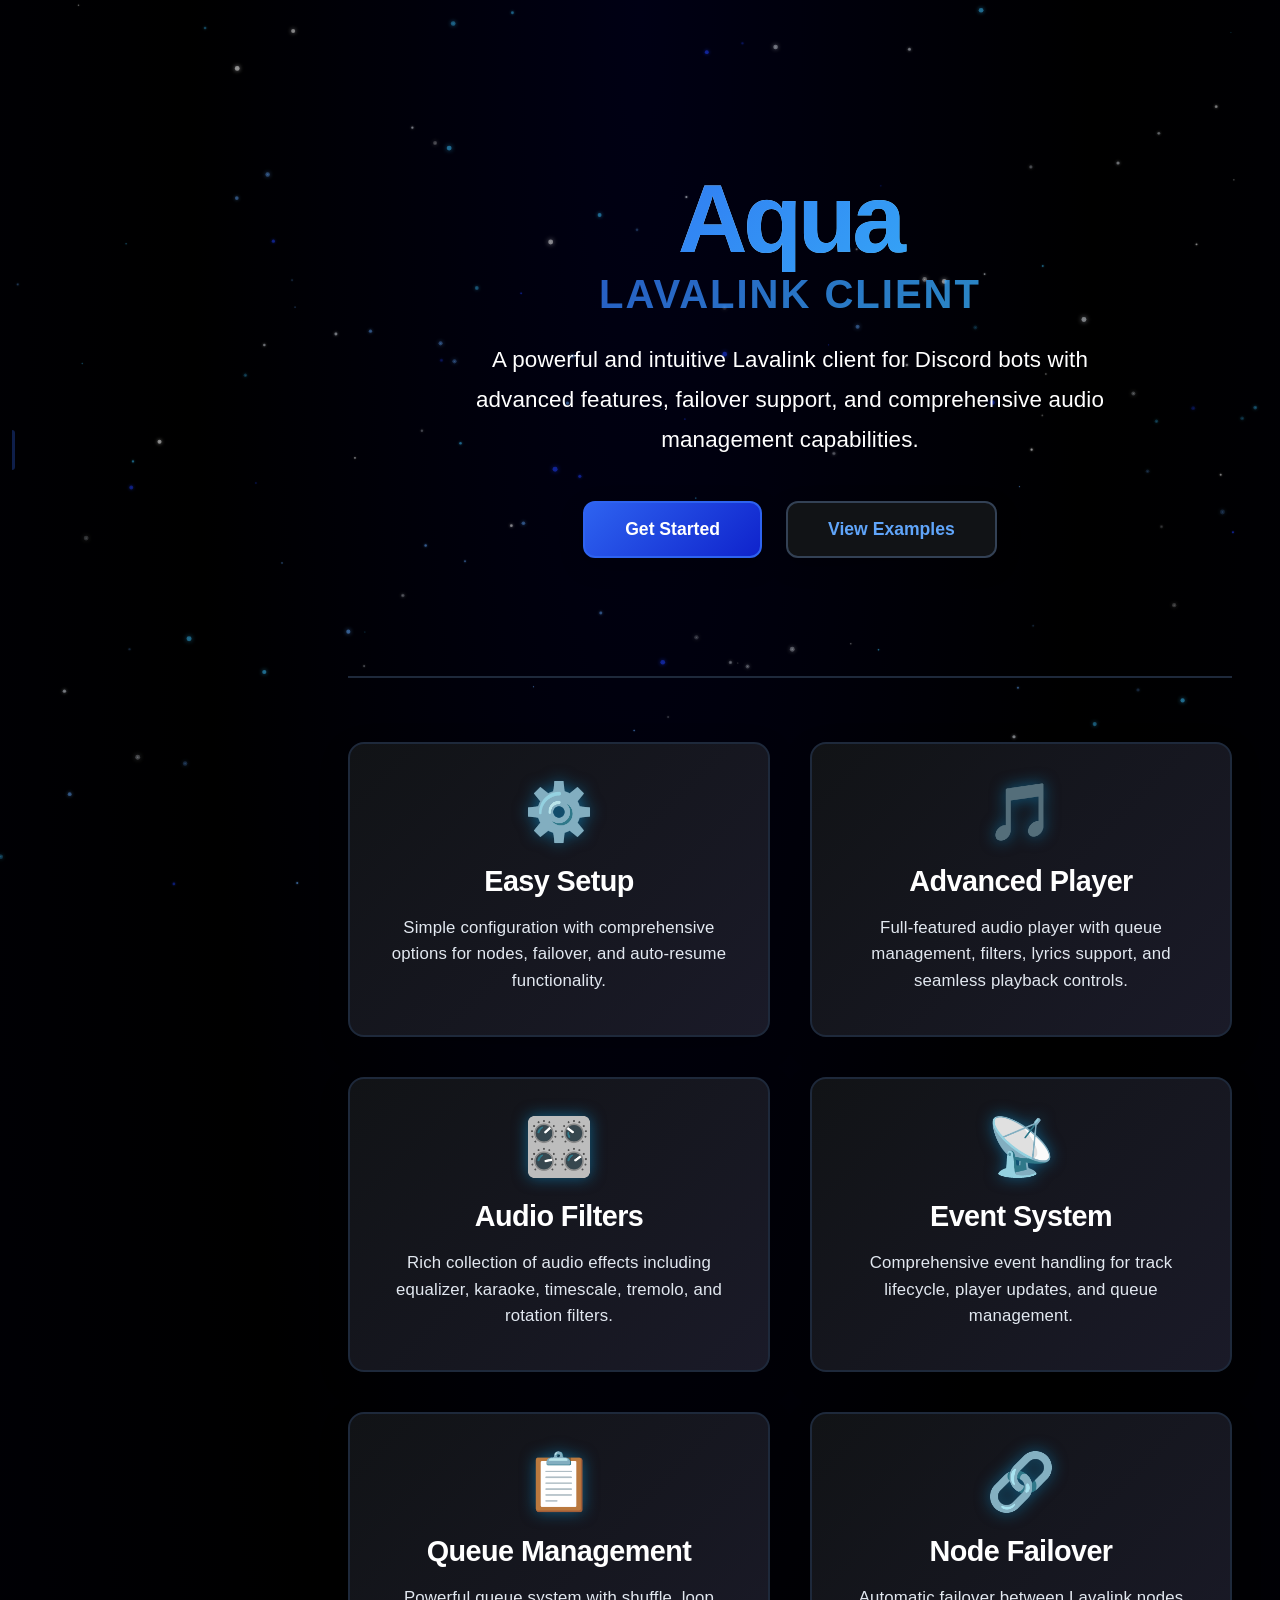
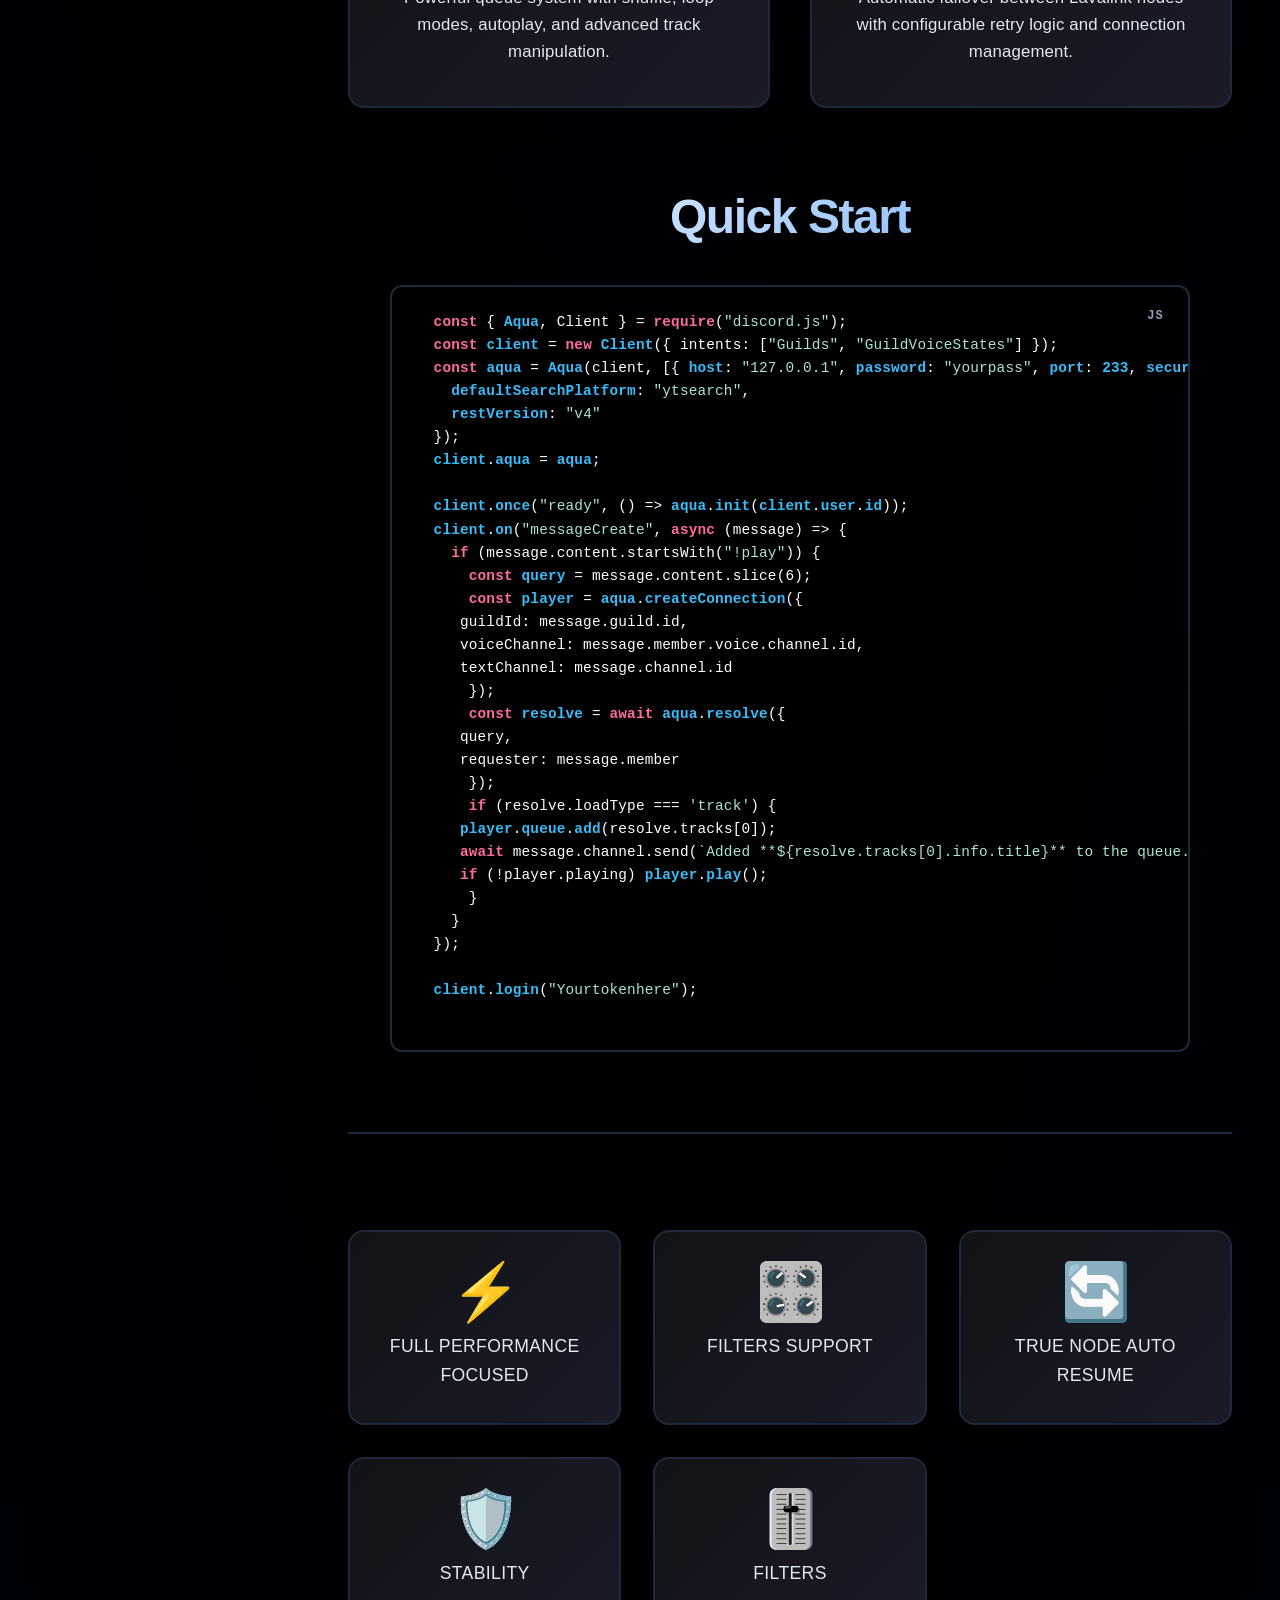
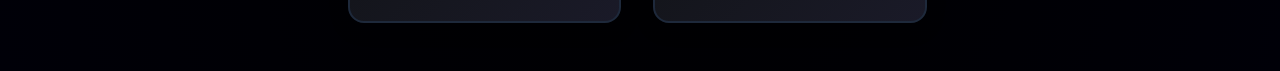
<file: index.html>
<!DOCTYPE html>
<html lang="en">
 <head>
  <meta charset="UTF-8" />
  <meta name="viewport" content="width=device-width, initial-scale=1.0" />
  <title>Aqua Lavalink Client - Documentation</title>
  <link rel="stylesheet" href="style.css" />
 </head>

 <body>
  <button class="mobile-toggle" onclick="toggleSidebar()">☰</button>
  <canvas id="stars-canvas"></canvas>
  <div class="sidebar-trigger"></div>
  <div class="container">
   <nav class="sidebar" id="sidebar">
    <div class="sidebar-header">
     <div class="logo">Aqua</div>
     <div class="subtitle">Lavalink Client Documentation</div>
    </div>

    <div class="search-box">
     <input
      type="text"
      class="search-input"
      placeholder="Search documentation..."
      id="searchInput"
     />
    </div>

    <div class="nav-menu">
     <a href="#" class="nav-item active" data-section="home">Home</a>
     <a href="#" class="nav-item" data-section="aqua">Aqua</a>
     <a href="#" class="nav-item" data-section="rest">Rest</a>
     <a href="#" class="nav-item" data-section="node">Node</a>
     <a href="#" class="nav-item" data-section="player">Player</a>
     <a href="#" class="nav-item" data-section="track">Track</a>
     <a href="#" class="nav-item" data-section="events">Events</a>
     <a href="#" class="nav-item" data-section="filters">Filters</a>
     <a href="#" class="nav-item" data-section="queue">Queue</a>
    </div>
   </nav>

   <main class="main">
    <!-- Home Section -->
    <section class="content-section active" id="home">
     <div class="home-hero">
      <div class="hero-content">
       <h1 class="hero-title">
        <span class="hero-aqua">Aqua</span>
        <span class="hero-subtitle">Lavalink Client</span>
       </h1>
       <p class="hero-description">
        A powerful and intuitive Lavalink client for Discord bots with advanced
        features, failover support, and comprehensive audio management
        capabilities.
       </p>
       <div class="hero-buttons">
        <button class="btn btn-primary" onclick="showSection('aqua')">
         Get Started
        </button>
        <button class="btn btn-secondary" onclick="showSection('player')">
         View Examples
        </button>
       </div>
      </div>
     </div>

     <div class="features-grid">
      <div class="feature-card" onclick="showSection('aqua')">
       <div class="feature-icon">⚙️</div>
       <h3 class="feature-title">Easy Setup</h3>
       <p class="feature-description">
        Simple configuration with comprehensive options for nodes, failover, and
        auto-resume functionality.
       </p>
      </div>

      <div class="feature-card" onclick="showSection('player')">
       <div class="feature-icon">🎵</div>
       <h3 class="feature-title">Advanced Player</h3>
       <p class="feature-description">
        Full-featured audio player with queue management, filters, lyrics
        support, and seamless playback controls.
       </p>
      </div>

      <div class="feature-card" onclick="showSection('filters')">
       <div class="feature-icon">🎛️</div>
       <h3 class="feature-title">Audio Filters</h3>
       <p class="feature-description">
        Rich collection of audio effects including equalizer, karaoke,
        timescale, tremolo, and rotation filters.
       </p>
      </div>

      <div class="feature-card" onclick="showSection('events')">
       <div class="feature-icon">📡</div>
       <h3 class="feature-title">Event System</h3>
       <p class="feature-description">
        Comprehensive event handling for track lifecycle, player updates, and
        queue management.
       </p>
      </div>

      <div class="feature-card" onclick="showSection('queue')">
       <div class="feature-icon">📋</div>
       <h3 class="feature-title">Queue Management</h3>
       <p class="feature-description">
        Powerful queue system with shuffle, loop modes, autoplay, and advanced
        track manipulation.
       </p>
      </div>

      <div class="feature-card" onclick="showSection('node')">
       <div class="feature-icon">🔗</div>
       <h3 class="feature-title">Node Failover</h3>
       <p class="feature-description">
        Automatic failover between Lavalink nodes with configurable retry logic
        and connection management.
       </p>
      </div>
     </div>

     <div class="quick-start">
      <h2 class="quick-start-title">Quick Start</h2>
      <div class="code-example">
       <div class="code-block vscode-theme">
        <pre>
  <span class="keyword">const</span> { <span class="highlight">Aqua</span>, Client } = <span class="keyword">require</span>(<span class="string">"discord.js"</span>);
  <span class="keyword">const</span> <span class="highlight">client</span> = <span class="keyword">new</span> <span class="highlight">Client</span>({ intents: [<span class="string">"Guilds"</span>, <span class="string">"GuildVoiceStates"</span>] });
  <span class="keyword">const</span> <span class="highlight">aqua</span> = <span class="highlight">Aqua</span>(client, [{ <span class="highlight">host</span>: <span class="string">"127.0.0.1"</span>, <span class="highlight">password</span>: <span class="string">"yourpass"</span>, <span class="highlight">port</span>: <span class="highlight">233</span>, <span class="highlight">secure</span>: <span class="keyword">false</span>, <span class="highlight">name</span>: <span class="string">"localhost"</span> }], {
    <span class="highlight">defaultSearchPlatform</span>: <span class="string">"ytsearch"</span>,
    <span class="highlight">restVersion</span>: <span class="string">"v4"</span>
  });
  <span class="highlight">client</span>.<span class="highlight">aqua</span> = <span class="highlight">aqua</span>;

  <span class="highlight">client</span>.<span class="highlight">once</span>(<span class="string">"ready"</span>, () => <span class="highlight">aqua</span>.<span class="highlight">init</span>(<span class="highlight">client</span>.<span class="highlight">user</span>.<span class="highlight">id</span>));
  <span class="highlight">client</span>.<span class="highlight">on</span>(<span class="string">"messageCreate"</span>, <span class="keyword">async</span> (message) => {
    <span class="keyword">if</span> (message.content.startsWith(<span class="string">"!play"</span>)) {
      <span class="keyword">const</span> <span class="highlight">query</span> = message.content.slice(6);
      <span class="keyword">const</span> <span class="highlight">player</span> = <span class="highlight">aqua</span>.<span class="highlight">createConnection</span>({
     guildId: message.guild.id,
     voiceChannel: message.member.voice.channel.id,
     textChannel: message.channel.id
      });
      <span class="keyword">const</span> <span class="highlight">resolve</span> = <span class="keyword">await</span> <span class="highlight">aqua</span>.<span class="highlight">resolve</span>({
     query,
     requester: message.member
      });
      <span class="keyword">if</span> (resolve.loadType === <span class="string">'track'</span>) {
     <span class="highlight">player</span>.<span class="highlight">queue</span>.<span class="highlight">add</span>(resolve.tracks[0]);
     <span class="keyword">await</span> message.channel.send(<span class="string">`Added **${resolve.tracks[0].info.title}** to the queue.`</span>);
     <span class="keyword">if</span> (!player.playing) <span class="highlight">player</span>.<span class="highlight">play</span>();
      }
    }
  });

  <span class="highlight">client</span>.<span class="highlight">login</span>(<span class="string">"Yourtokenhere"</span>);
       </pre>
       </div>
      </div>
     </div>

     <div class="stats-section"></div>
     <div class="stats-grid">
      <div class="stat-item">
       <div class="stat-number">⚡</div>
       <div class="stat-label">Full Performance Focused</div>
      </div>
      <div class="stat-item">
       <div class="stat-number">🎛️</div>
       <div class="stat-label">Filters Support</div>
      </div>
      <div class="stat-item">
       <div class="stat-number">🔄</div>
       <div class="stat-label">True Node Auto Resume</div>
      </div>
      <div class="stat-item">
       <div class="stat-number">🛡️</div>
       <div class="stat-label">Stability</div>
      </div>
      <div class="stat-item">
       <div class="stat-number">🎚️</div>
       <div class="stat-label">Filters</div>
      </div>
     </div>
    </section>

    <!-- Aqua Section -->
    <section class="content-section" id="aqua">
     <div class="section-header">
      <h1 class="section-title">Aqua (Options)</h1>
      <p class="section-description">
       Main client configuration and initialization options for the Aqua
       Lavalink client.
      </p>
     </div>

     <div class="method-card">
      <div class="method-name">
       Constructor
       <span class="method-type">CLASS</span>
      </div>
      <p class="method-description">
       Initialize a new Aqua client instance with custom options.
      </p>

      <div class="code-block vscode-theme">
       <pre>
<span class="keyword">const</span> { <span class="highlight">Aqua</span> } = <span class="keyword">require</span>(<span class="string">'aqualink'</span>);

<span class="keyword">const</span> <span class="highlight">aqua</span> = <span class="keyword">new</span> <span class="highlight">Aqua</span>({
<span class="highlight">nodes</span>: [{
    <span class="highlight">host</span>: <span class="string">'localhost'</span>,
    <span class="highlight">port</span>: <span class="highlight">2333</span>,
    <span class="highlight">password</span>: <span class="string">'youshallnotpass'</span>,
    <span class="highlight">secure</span>: <span class="keyword">false</span>
}],
<span class="highlight">defaultSearchPlatform</span>: <span class="string">'ytsearch</span>,
<span class="highlight">shouldDeleteMessage</span>: <span class="keyword">false</span>,
<span class="highlight">leaveOnEnd</span>: <span class="keyword">true</span>,
<span class="highlight">restVersion</span>: <span class="string">'v4'</span>,
<span class="highlight">plugins</span>: [],
<span class="highlight">autoResume</span>: <span class="keyword">false</span>,
<span class="highlight">infiniteReconnects</span>: <span class="keyword">false</span>,
<span class="highlight">failoverOptions</span>: {
    <span class="highlight">enabled</span>: <span class="keyword">true</span>,
    <span class="highlight">maxRetries</span>: <span class="highlight">3</span>,
    <span class="highlight">retryDelay</span>: <span class="highlight">1000</span>,
    <span class="highlight">preservePosition</span>: <span class="keyword">true</span>,
    <span class="highlight">resumePlayback</span>: <span class="keyword">true</span>,
    <span class="highlight">cooldownTime</span>: <span class="highlight">5000</span>,
    <span class="highlight">maxFailoverAttempts</span>: <span class="highlight">5</span>
    }
});
                        </pre>
      </div>

      <table class="param-table">
       <thead>
        <tr>
         <th>Parameter</th>
         <th>Type</th>
         <th>Description</th>
         <th>Required</th>
        </tr>
       </thead>
       <tbody>
        <tr>
         <td>nodes</td>
         <td>Array&lt;NodeOptions&gt;</td>
         <td>Array of Lavalink node configurations</td>
         <td>
          <span class="badge badge-required">Required</span>
         </td>
        </tr>
        <tr>
         <td>defaultSearchPlatform</td>
         <td>string</td>
         <td>Default platform for track searches</td>
         <td>
          <span class="badge badge-optional">Optional</span>
         </td>
        </tr>
        <tr>
         <td>shouldDeleteMessage</td>
         <td>boolean</td>
         <td>Delete messages after processing</td>
         <td>
          <span class="badge badge-optional">Optional</span>
         </td>
        </tr>
        <tr>
         <td>leaveOnEnd</td>
         <td>boolean</td>
         <td>Leave voice channel when queue ends</td>
         <td>
          <span class="badge badge-optional">Optional</span>
         </td>
        </tr>
        <tr>
         <td>restVersion</td>
         <td>string</td>
         <td>REST API version</td>
         <td>
          <span class="badge badge-optional">Optional</span>
         </td>
        </tr>
        <tr>
         <td>plugins</td>
         <td>Array</td>
         <td>Array of plugin instances</td>
         <td>
          <span class="badge badge-optional">Optional</span>
         </td>
        </tr>
        <tr>
         <td>autoResume</td>
         <td>boolean</td>
         <td>Automatically resume playback after reconnect</td>
         <td>
          <span class="badge badge-optional">Optional</span>
         </td>
        </tr>
        <tr>
         <td>infiniteReconnects</td>
         <td>boolean</td>
         <td>Enable infinite reconnect attempts</td>
         <td>
          <span class="badge badge-optional">Optional</span>
         </td>
        </tr>
        <tr>
         <td>failoverOptions</td>
         <td>object</td>
         <td>Failover and retry configuration</td>
         <td>
          <span class="badge badge-optional">Optional</span>
         </td>
        </tr>
       </tbody>
      </table>
     </div>

     <div class="method-card">
      <div class="method-name">
       init()
       <span class="method-type">METHOD</span>
      </div>
      <p class="method-description">
       Initialize the Aqua client and connect to Lavalink nodes.
      </p>

      <div class="code-block vscode-theme">
       <pre>
        <span class="comment">// Needs to be used before the client login</span>
        client.on(<span class="string">'ready'</span>, (client) => {
            <span class="comment">// Initialize the client</span>
            <span class="highlight">client</span>.<span class="highlight">aqua</span>.<span class="highlight">init</span>(<span class="highlight">client</span>.<span class="highlight">user</span>.<span class="highlight">id</span>);

            <span class="comment">// Client is now ready to use</span>
            <span class="highlight">console</span>.<span class="highlight">log</span>(<span class="string">'Aqua client initialized!'</span>);
        });
                        </pre>
      </div>
     </div>
    </section>

    <!-- Rest Section -->
    <section class="content-section" id="rest">
     <div class="section-header">
      <h1 class="section-title">Rest</h1>
      <p class="section-description">
       REST API methods for interacting with Lavalink nodes directly. NOT MADE
       TO BE USED.
      </p>
     </div>

     <div class="method-card">
      <div class="method-name">
       updatePlayer(options)
       <span class="method-type">METHOD</span>
      </div>
      <p class="method-description">
       Update player state or settings via REST API.
      </p>
      <div class="code-block">
       <span class="keyword">await</span>
       <span class="highlight">client</span>.<span class="highlight">rest</span
       >.<span class="highlight">updatePlayer</span>({
       <span class="highlight">guildId</span>:
       <span class="string">"123456789012345678"</span>,
       <span class="highlight">paused</span>: <span class="keyword">true</span>,
       <span class="highlight">volume</span>:
       <span class="highlight">80</span>
       });
      </div>
     </div>

     <div class="method-card">
      <div class="method-name">
       getPlayers()
       <span class="method-type">METHOD</span>
      </div>
      <p class="method-description">
       Get all active players from the Lavalink node.
      </p>
      <div class="code-block">
       <span class="keyword">const</span>
       <span class="highlight">players</span> =
       <span class="keyword">await</span>
       <span class="highlight">client</span>.<span class="highlight">rest</span
       >.<span class="highlight">getPlayers</span>();
       <span class="highlight">console</span>.<span class="highlight">log</span
       >(<span class="string">'Players:'</span>,
       <span class="highlight">players</span>);
      </div>
     </div>

     <div class="method-card">
      <div class="method-name">
       destroyPlayer(guildId)
       <span class="method-type">METHOD</span>
      </div>
      <p class="method-description">Destroy a player for a specific guild.</p>
      <div class="code-block">
       <span class="keyword">await</span>
       <span class="highlight">client</span>.<span class="highlight">rest</span
       >.<span class="highlight">destroyPlayer</span>(<span class="string"
        >"123456789012345678"</span
       >);
      </div>
     </div>

     <div class="method-card">
      <div class="method-name">
       getTracks(identifier)
       <span class="method-type">METHOD</span>
      </div>
      <p class="method-description">
       Get track(s) by identifier from Lavalink.
      </p>
      <div class="code-block">
       <span class="keyword">const</span>
       <span class="highlight">tracks</span> =
       <span class="keyword">await</span>
       <span class="highlight">client</span>.<span class="highlight">rest</span
       >.<span class="highlight">getTracks</span>(<span class="string"
        >"dQw4w9WgXcQ"</span
       >); <span class="highlight">console</span>.<span class="highlight"
        >log</span
       >(<span class="string">'Tracks:'</span>,
       <span class="highlight">tracks</span>);
      </div>
     </div>

     <div class="method-card">
      <div class="method-name">
       decodeTrack(track)
       <span class="method-type">METHOD</span>
      </div>
      <p class="method-description">
       Decode a base64 encoded track string to get track information.
      </p>
      <div class="code-block">
       <span class="keyword">const</span>
       <span class="highlight">trackInfo</span> =
       <span class="keyword">await</span>
       <span class="highlight">client</span>.<span class="highlight">rest</span
       >.<span class="highlight">decodeTrack</span>(<span class="highlight"
        >encodedTrack</span
       >); <span class="highlight">console</span>.<span class="highlight"
        >log</span
       >(<span class="highlight">trackInfo</span>.<span class="highlight"
        >title</span
       >, <span class="highlight">trackInfo</span>.<span class="highlight"
        >author</span
       >);
      </div>
     </div>

     <div class="method-card">
      <div class="method-name">
       decodeTracks(tracks)
       <span class="method-type">METHOD</span>
      </div>
      <p class="method-description">Decode multiple base64 encoded tracks.</p>
      <div class="code-block">
       <span class="keyword">const</span>
       <span class="highlight">trackInfos</span> =
       <span class="keyword">await</span>
       <span class="highlight">client</span>.<span class="highlight">rest</span
       >.<span class="highlight">decodeTracks</span>([<span class="highlight"
        >encodedTrack1</span
       >, <span class="highlight">encodedTrack2</span>]);
       <span class="highlight">console</span>.<span class="highlight">log</span
       >(<span class="highlight">trackInfos</span>);
      </div>
     </div>

     <div class="method-card">
      <div class="method-name">
       getStats()
       <span class="method-type">METHOD</span>
      </div>
      <p class="method-description">
       Get current statistics from the Lavalink node.
      </p>
      <div class="code-block">
       <span class="keyword">const</span>
       <span class="highlight">stats</span> =
       <span class="keyword">await</span>
       <span class="highlight">client</span>.<span class="highlight">rest</span
       >.<span class="highlight">getStats</span>();
       <span class="highlight">console</span>.<span class="highlight">log</span
       >(<span class="string">'Players:'</span>,
       <span class="highlight">stats</span>.<span class="highlight"
        >players</span
       >); <span class="highlight">console</span>.<span class="highlight"
        >log</span
       >(<span class="string">'Playing players:'</span>,
       <span class="highlight">stats</span>.<span class="highlight"
        >playingPlayers</span
       >);
      </div>
     </div>

     <div class="method-card">
      <div class="method-name">
       getInfo()
       <span class="method-type">METHOD</span>
      </div>
      <p class="method-description">Get Lavalink node information.</p>
      <div class="code-block">
       <span class="keyword">const</span>
       <span class="highlight">info</span> =
       <span class="keyword">await</span>
       <span class="highlight">client</span>.<span class="highlight">rest</span
       >.<span class="highlight">getInfo</span>();
       <span class="highlight">console</span>.<span class="highlight">log</span
       >(<span class="string">'Node info:'</span>,
       <span class="highlight">info</span>);
      </div>
     </div>

     <div class="method-card">
      <div class="method-name">
       getRoutePlannerStatus()
       <span class="method-type">METHOD</span>
      </div>
      <p class="method-description">Get route planner status from Lavalink.</p>
      <div class="code-block">
       <span class="keyword">const</span>
       <span class="highlight">status</span> =
       <span class="keyword">await</span>
       <span class="highlight">client</span>.<span class="highlight">rest</span
       >.<span class="highlight">getRoutePlannerStatus</span>();
       <span class="highlight">console</span>.<span class="highlight">log</span
       >(<span class="string">'Route planner status:'</span>,
       <span class="highlight">status</span>);
      </div>
     </div>

     <div class="method-card">
      <div class="method-name">
       getRoutePlannerAddress(address)
       <span class="method-type">METHOD</span>
      </div>
      <p class="method-description">
       Unmark an address from the route planner.
      </p>
      <div class="code-block">
       <span class="keyword">await</span>
       <span class="highlight">client</span>.<span class="highlight">rest</span
       >.<span class="highlight">getRoutePlannerAddress</span>(<span
        class="string"
        >"1.2.3.4"</span
       >);
      </div>
     </div>
    </section>

    <!-- Node Section -->
    <section class="content-section" id="node">
     <div class="section-header">
      <h1 class="section-title">Node</h1>
      <p class="section-description">
       Lavalink node connection status, statistics, and events.
      </p>
     </div>

     <div class="method-card">
      <div class="method-name">
       Get Connected Nodes
       <span class="method-type">METHOD</span>
      </div>
      <p class="method-description">
       Get all connected Lavalink nodes and their status.
      </p>
      <div class="code-block">
       <span class="keyword">const</span>
       <span class="highlight">nodes</span> = [...<span class="highlight"
        >client</span
       >.<span class="highlight">aqua</span>.<span class="highlight"
        >nodeMap</span
       >.values()]; <span class="keyword">const</span>
       <span class="highlight">isOnline</span> =
       <span class="highlight">nodes</span>.some(node => node.connected);
       <span class="keyword">const</span>
       <span class="highlight">connectedNodes</span> =
       <span class="highlight">nodes</span>.filter(node =>
       node.connected).length;
      </div>
     </div>

     <div class="method-card">
      <div class="method-name">
       stats
       <span class="method-type">PROPERTY</span>
      </div>
      <p class="method-description">Lavalink node statistics returned.</p>
      <div class="code-block">
       <span class="keyword">this</span>.stats = { players: 0, playingPlayers:
       0, uptime: 0, memory: { free: 0, used: 0, allocated: 0, reservable: 0,
       freePercentage: 0, usedPercentage: 0 }, cpu: { cores: 0, systemLoad: 0,
       lavalinkLoad: 0, lavalinkLoadPercentage: 0 }, frameStats: { sent: 0,
       nulled: 0, deficit: 0 }, ping: 0 };
      </div>
     </div>

     <div class="method-card">
      <div class="method-name">
       Events Emitted
       <span class="event-badge">EVENTS</span>
      </div>
      <p class="method-description">
       Node events emitted for connection state changes.
      </p>
      <div class="code-block">nodeReconnect nodeDisconnect nodeConnected</div>
     </div>
    </section>

    <!-- Player Section -->
    <section class="content-section" id="player">
     <div class="section-header">
      <h1 class="section-title">Player</h1>
      <p class="section-description">
       Audio player controls and playback management methods.
      </p>
     </div>

     <!-- FIXED: createConnection method -->
     <div class="method-card">
      <div class="method-name">
       createConnection(options)
       <span class="method-type">METHOD</span>
      </div>
      <p class="method-description">
       Create a new player connection for a guild.
      </p>
      <div class="code-block">
       <span class="keyword">const</span>
       <span class="highlight">player</span> =
       <span class="highlight">client</span>.<span class="highlight">aqua</span
       >.<span class="highlight">createConnection</span>({
       <span class="highlight">guildId</span>:
       <span class="string">"123456789012345678"</span>,
       <span class="highlight">textChannel</span>:
       <span class="string">"123456789012345678"</span>,
       <span class="highlight">voiceChannel</span>:
       <span class="string">"123456789012345678"</span>,
       <span class="highlight">deaf</span>:
       <span class="keyword">true</span>
       });
      </div>
     </div>

     <!-- FIXED: queue.add(track) method -->
     <div class="method-card">
      <div class="method-name">
       queue.add(track)
       <span class="method-type">METHOD</span>
      </div>
      <p class="method-description">Add a track to the player's queue.</p>
      <div class="code-block">
       <span class="highlight">player</span>.<span class="highlight">queue</span
       >.<span class="highlight">add</span>(<span class="highlight">track</span
       >);
      </div>
     </div>

     <!-- FIXED: play() method -->
     <div class="method-card">
      <div class="method-name">
       play()
       <span class="method-type">METHOD</span>
      </div>
      <p class="method-description">
       Start playback of the current track in the queue.
      </p>
      <div class="code-block">
       <span class="highlight">player</span>.<span class="highlight">play</span
       >();
      </div>
     </div>

     <!-- FIXED: setVolume(volume) method -->
     <div class="method-card">
      <div class="method-name">
       setVolume(volume)
       <span class="method-type">METHOD</span>
      </div>
      <p class="method-description">Set the playback volume (0-1000).</p>
      <div class="code-block">
       <span class="highlight">player</span>.<span class="highlight"
        >setVolume</span
       >(<span class="highlight">75</span>);
      </div>
     </div>

     <!-- FIXED: pause(paused) method -->
     <div class="method-card">
      <div class="method-name">
       pause(paused)
       <span class="method-type">METHOD</span>
      </div>
      <p class="method-description">
       Pause or resume playback. Pass <code>true</code> to pause,
       <code>false</code> to resume.
      </p>
      <div class="code-block">
       <span class="highlight">player</span>.<span class="highlight">pause</span
       >(<span class="keyword">true</span>);
       <span class="highlight">player</span>.<span class="highlight">pause</span
       >(<span class="keyword">false</span>);
      </div>
     </div>

     <!-- FIXED: skip() method -->
     <div class="method-card">
      <div class="method-name">
       skip()
       <span class="method-type">METHOD</span>
      </div>
      <p class="method-description">Skip to the next track in the queue.</p>
      <div class="code-block">
       <span class="highlight">player</span>.<span class="highlight">skip</span
       >();
      </div>
     </div>

     <!-- FIXED: shuffle() method -->
     <div class="method-card">
      <div class="method-name">
       shuffle()
       <span class="method-type">METHOD</span>
      </div>
      <p class="method-description">Shuffle the queue.</p>
      <div class="code-block">
       <span class="highlight">player</span>.<span class="highlight"
        >shuffle</span
       >();
      </div>
     </div>

     <!-- FIXED: setLoop(mode) method -->
     <div class="method-card">
      <div class="method-name">
       setLoop(mode)
       <span class="method-type">METHOD</span>
      </div>
      <p class="method-description">
       Set loop mode. Options: <code>'track'</code>, <code>'queue'</code>,
       <code>'none'</code>.
      </p>
      <div class="code-block">
       <span class="highlight">player</span>.<span class="highlight"
        >setLoop</span
       >(<span class="string">'track'</span>);
       <span class="highlight">player</span>.<span class="highlight"
        >setLoop</span
       >(<span class="string">'queue'</span>);
       <span class="highlight">player</span>.<span class="highlight"
        >setLoop</span
       >(<span class="string">'none'</span>);
      </div>
     </div>

     <!-- FIXED: setAutoplay(enabled) method -->
     <div class="method-card">
      <div class="method-name">
       setAutoplay(enabled)
       <span class="method-type">METHOD</span>
      </div>
      <p class="method-description">Enable or disable autoplay.</p>
      <div class="code-block">
       <span class="highlight">player</span>.<span class="highlight"
        >setAutoplay</span
       >(<span class="keyword">true</span>);
       <span class="highlight">player</span>.<span class="highlight"
        >setAutoplay</span
       >(<span class="keyword">false</span>);
      </div>
     </div>

     <div class="method-card">
      <div class="method-name">
       destroy()
       <span class="method-type">METHOD</span>
      </div>
      <p class="method-description">Destroy the player and disconnect.</p>
      <div class="code-block">
       <span class="highlight">player</span>.<span class="highlight"
        >destroy</span
       >();
      </div>
     </div>

     <div class="method-card">
      <div class="method-name">
       getLyrics([query], [useCurrentTrack], [skipTrackSource])
       <span class="method-type">METHOD</span>
      </div>
      <p class="method-description">
       Get lyrics for the current or specified track.
      </p>
      <div class="code-block">
       <span class="keyword">const</span>
       <span class="highlight">lyrics</span> =
       <span class="keyword">await</span>
       <span class="highlight">player</span>.<span class="highlight"
        >getLyrics</span
       >();
       <span class="comment"
        >// Optional: query, useCurrentTrack = true, skipTrackSource =
        false</span
       >
      </div>
     </div>

     <div class="method-card">
      <div class="method-name">
       subscribeLiveLyrics()
       <span class="method-type">METHOD</span>
      </div>
      <p class="method-description">Subscribe to live lyrics updates.</p>
      <div class="code-block">
       <span class="highlight">player</span>.<span class="highlight"
        >subscribeLiveLyrics</span
       >();
      </div>
     </div>

     <div class="method-card">
      <div class="method-name">
       unsubscribeLiveLyrics()
       <span class="method-type">METHOD</span>
      </div>
      <p class="method-description">Unsubscribe from live lyrics updates.</p>
      <div class="code-block">
       <span class="highlight">player</span>.<span class="highlight"
        >unsubscribeLiveLyrics</span
       >();
      </div>
     </div>

     <div class="method-card">
      <div class="method-name">
       seek(position)
       <span class="method-type">METHOD</span>
      </div>
      <p class="method-description">
       Seek to a specific position in the current track (milliseconds).
      </p>
      <div class="code-block">
       <span class="highlight">player</span>.<span class="highlight">seek</span
       >(<span class="highlight">60000</span>);
      </div>
     </div>

     <div class="method-card">
      <div class="method-name">
       stop()
       <span class="method-type">METHOD</span>
      </div>
      <p class="method-description">
       Stop playback and clear the current track.
      </p>
      <div class="code-block">
       <span class="highlight">player</span>.<span class="highlight">stop</span
       >();
      </div>
     </div>

     <div class="method-card">
      <div class="method-name">
       setTextChannel(channelId)
       <span class="method-type">METHOD</span>
      </div>
      <p class="method-description">Set the text channel for player events.</p>
      <div class="code-block">
       <span class="highlight">player</span>.<span class="highlight"
        >setTextChannel</span
       >(<span class="string">"123456789012345678"</span>);
      </div>
     </div>

     <div class="method-card">
      <div class="method-name">
       setVoiceChannel(channelId)
       <span class="method-type">METHOD</span>
      </div>
      <p class="method-description">Set the voice channel for playback.</p>
      <div class="code-block">
       <span class="highlight">player</span>.<span class="highlight"
        >setVoiceChannel</span
       >(<span class="string">"123456789012345678"</span>);
      </div>
     </div>

     <div class="method-card">
      <div class="method-name">
       disconnect()
       <span class="method-type">METHOD</span>
      </div>
      <p class="method-description">
       Disconnect the player from the voice channel.
      </p>
      <div class="code-block">
       <span class="highlight">player</span>.<span class="highlight"
        >disconnect</span
       >();
      </div>
     </div>

     <div class="method-card">
      <div class="method-name">
       getQueue()
       <span class="method-type">METHOD</span>
      </div>
      <p class="method-description">Get the current queue.</p>
      <div class="code-block">
       <span class="keyword">const</span>
       <span class="highlight">queue</span> =
       <span class="highlight">player</span>.<span class="highlight"
        >getQueue</span
       >();
      </div>
     </div>

     <div class="method-card">
      <div class="method-name">
       replay()
       <span class="method-type">METHOD</span>
      </div>
      <p class="method-description">
       Replay the current track from the beginning.
      </p>
      <div class="code-block">
       <span class="highlight">player</span>.<span class="highlight"
        >replay</span
       >();
      </div>
     </div>
    </section>

    <!-- Track Section -->
    <section class="content-section" id="track">
     <div class="section-header">
      <h1 class="section-title">Track</h1>
      <p class="section-description">
       Track objects and methods for handling audio track information.
      </p>
     </div>

     <div class="method-card">
      <div class="method-name">
       Track Object
       <span class="method-type">OBJECT</span>
      </div>
      <p class="method-description">
       Represents an audio track with metadata and playback information.
      </p>

      <div class="code-block">
       <span class="keyword">const</span>
       <span class="highlight">track</span> = {
       <span class="highlight">encoded</span>:
       <span class="string"
        >'QAAArQIAJVJpY2sgQXN0bGV5IC0gTmV2ZXIgR29ubmEgR2l2ZSBZb3UgVXA...'</span
       >, <span class="highlight">info</span>: {
       <span class="highlight">identifier</span>:
       <span class="string">'dQw4w9WgXcQ'</span>,
       <span class="highlight">isSeekable</span>:
       <span class="keyword">true</span>, <span class="highlight">author</span>:
       <span class="string">'Rick Astley'</span>,
       <span class="highlight">length</span>:
       <span class="highlight">212000</span>,
       <span class="highlight">isStream</span>:
       <span class="keyword">false</span>,
       <span class="highlight">position</span>:
       <span class="highlight">0</span>, <span class="highlight">title</span>:
       <span class="string">'Never Gonna Give You Up'</span>,
       <span class="highlight">uri</span>:
       <span class="string">'https://www.youtube.com/watch?v=dQw4w9WgXcQ'</span
       >, <span class="highlight">sourceName</span>:
       <span class="string">'youtube'</span>
       } };
      </div>

      <table class="param-table">
       <thead>
        <tr>
         <th>Property</th>
         <th>Type</th>
         <th>Description</th>
        </tr>
       </thead>
       <tbody>
        <tr>
         <td>encoded</td>
         <td>string</td>
         <td>Base64 encoded track data</td>
        </tr>
        <tr>
         <td>info.identifier</td>
         <td>string</td>
         <td>Unique track identifier</td>
        </tr>
        <tr>
         <td>info.title</td>
         <td>string</td>
         <td>Track title</td>
        </tr>
        <tr>
         <td>info.author</td>
         <td>string</td>
         <td>Track author/artist</td>
        </tr>
        <tr>
         <td>info.length</td>
         <td>number</td>
         <td>Track duration in milliseconds</td>
        </tr>
        <tr>
         <td>info.uri</td>
         <td>string</td>
         <td>Original track URI</td>
        </tr>
        <tr>
         <td>info.sourceName</td>
         <td>string</td>
         <td>Source platform (youtube, soundcloud, etc.)</td>
        </tr>
        <tr>
         <td>info.isSeekable</td>
         <td>boolean</td>
         <td>Whether the track supports seeking</td>
        </tr>
        <tr>
         <td>info.isStream</td>
         <td>boolean</td>
         <td>Whether the track is a live stream</td>
        </tr>
       </tbody>
      </table>
     </div>
    </section>

    <!-- Events Section -->
    <section class="content-section" id="events">
     <div class="section-header">
      <h1 class="section-title">Events</h1>
      <p class="section-description">
       Event listeners for handling player, track, lyrics, and node state
       changes.
      </p>
     </div>

     <div class="method-card">
      <div class="method-name">
       trackStart
       <span class="event-badge">EVENT</span>
      </div>
      <p class="method-description">Fired when a track starts playing.</p>
      <div class="code-block">
       aqua.on('trackStart', (player, track) => { console.log('Now playing:',
       track.info.title); });
      </div>
     </div>

     <div class="method-card">
      <div class="method-name">
       trackEnd
       <span class="event-badge">EVENT</span>
      </div>
      <p class="method-description">Fired when a track finishes playing.</p>
      <div class="code-block">
       aqua.on('trackEnd', (player, track, reason) => { console.log('Track
       ended:', reason); });
      </div>
     </div>

     <div class="method-card">
      <div class="method-name">
       trackStuck
       <span class="event-badge">EVENT</span>
      </div>
      <p class="method-description">
       Fired when a track gets stuck during playback.
      </p>
      <div class="code-block">
       aqua.on('trackStuck', (player, track, thresholdMs) => {
       console.log('Track stuck for', thresholdMs, 'ms'); });
      </div>
     </div>

     <div class="method-card">
      <div class="method-name">
       trackError
       <span class="event-badge">EVENT</span>
      </div>
      <p class="method-description">
       Fired when an error occurs during track playback.
      </p>
      <div class="code-block">
       aqua.on('trackError', (player, track, error) => { console.error('Track
       error:', error.message); });
      </div>
     </div>

     <div class="method-card">
      <div class="method-name">
       socketClosed
       <span class="event-badge">EVENT</span>
      </div>
      <p class="method-description">
       Fired when the Lavalink socket is closed.
      </p>
      <div class="code-block">
       aqua.on('socketClosed', (player, code, reason) => { console.log('Socket
       closed:', code, reason); });
      </div>
     </div>

     <div class="method-card">
      <div class="method-name">
       lyricsNotFound
       <span class="event-badge">EVENT</span>
      </div>
      <p class="method-description">
       Fired when lyrics are not found for a track.
      </p>
      <div class="code-block">
       aqua.on('lyricsNotFound', (track) => { console.log('Lyrics not found
       for:', track.info.title); });
      </div>
     </div>

     <div class="method-card">
      <div class="method-name">
       lyricsFound
       <span class="event-badge">EVENT</span>
      </div>
      <p class="method-description">Fired when lyrics are found for a track.</p>
      <div class="code-block">
       aqua.on('lyricsFound', (track, lyrics) => { console.log('Lyrics found
       for:', track.info.title); });
      </div>
     </div>

     <div class="method-card">
      <div class="method-name">
       lyricsLine
       <span class="event-badge">EVENT</span>
      </div>
      <p class="method-description">Fired for each line of live lyrics.</p>
      <div class="code-block">
       aqua.on('lyricsLine', (line) => { console.log('Lyrics line:', line); });
      </div>
     </div>

     <div class="method-card">
      <div class="method-name">
       nodeConnect
       <span class="event-badge">EVENT</span>
      </div>
      <p class="method-description">Fired when a Lavalink node connects.</p>
      <div class="code-block">
       aqua.on('nodeConnect', (node) => { console.log('Node connected:',
       node.options.host); });
      </div>
     </div>

     <div class="method-card">
      <div class="method-name">
       nodeDisconnect
       <span class="event-badge">EVENT</span>
      </div>
      <p class="method-description">Fired when a Lavalink node disconnects.</p>
      <div class="code-block">
       aqua.on('nodeDisconnect', (node, reason) => { console.log('Node
       disconnected:', node.options.host, reason); });
      </div>
     </div>

     <div class="method-card">
      <div class="method-name">
       nodeError
       <span class="event-badge">EVENT</span>
      </div>
      <p class="method-description">
       Fired when a Lavalink node encounters an error.
      </p>
      <div class="code-block">
       aqua.on('nodeError', (node, error) => { console.error('Node error:',
       node.options.host, error.message); });
      </div>
     </div>

     <div class="method-card">
      <div class="method-name">
       nodeCreate
       <span class="event-badge">EVENT</span>
      </div>
      <p class="method-description">Fired when a Lavalink node is created.</p>
      <div class="code-block">
       aqua.on('nodeCreate', (node) => { console.log('Node created:',
       node.options.host); });
      </div>
     </div>

     <div class="method-card">
      <div class="method-name">
       playerCreate
       <span class="event-badge">EVENT</span>
      </div>
      <p class="method-description">Fired when a player is created.</p>
      <div class="code-block">
       aqua.on('playerCreate', (player) => { console.log('Player created for
       guild:', player.guildId); });
      </div>
     </div>

     <div class="method-card">
      <div class="method-name">
       nodeDestroy
       <span class="event-badge">EVENT</span>
      </div>
      <p class="method-description">Fired when a Lavalink node is destroyed.</p>
      <div class="code-block">
       aqua.on('nodeDestroy', (node) => { console.log('Node destroyed:',
       node.options.host); });
      </div>
     </div>

     <div class="method-card">
      <div class="method-name">
       playerDestroy
       <span class="event-badge">EVENT</span>
      </div>
      <p class="method-description">Fired when a player is destroyed.</p>
      <div class="code-block">
       aqua.on('playerDestroy', (player) => { console.log('Player destroyed for
       guild:', player.guildId); });
      </div>
     </div>

     <div class="method-card">
      <div class="method-name">
       debug
       <span class="event-badge">EVENT</span>
      </div>
      <p class="method-description">Fired for debug messages.</p>
      <div class="code-block">
       aqua.on('debug', (message) => { console.debug('Debug:', message); });
      </div>
     </div>
    </section>

    <!-- Filters Section -->
    <section class="content-section" id="filters">
     <div class="section-header">
      <h1 class="section-title">Filters</h1>
      <p class="section-description">
       Audio filters and effects for enhancing playback.
      </p>
     </div>

     <div class="method-card">
      <div class="method-name">
       filters.setEqualizer(bands)
       <span class="method-type">METHOD</span>
      </div>
      <p class="method-description">
       Set equalizer bands for audio enhancement.
      </p>
      <div class="code-block">
       <span class="keyword">await</span>
       <span class="highlight">player</span>.<span class="highlight"
        >filters</span
       >.<span class="highlight">setEqualizer</span>(bands);
      </div>
     </div>

     <div class="method-card">
      <div class="method-name">
       filters.setKaraoke(options)
       <span class="method-type">METHOD</span>
      </div>
      <p class="method-description">Apply karaoke filter to reduce vocals.</p>
      <div class="code-block">
       <span class="keyword">await</span>
       <span class="highlight">player</span>.<span class="highlight"
        >filters</span
       >.<span class="highlight">setKaraoke</span>(options);
      </div>
     </div>

     <div class="method-card">
      <div class="method-name">
       filters.setTimescale(options)
       <span class="method-type">METHOD</span>
      </div>
      <p class="method-description">Adjust playback speed and pitch.</p>
      <div class="code-block">
       <span class="keyword">await</span>
       <span class="highlight">player</span>.<span class="highlight"
        >filters</span
       >.<span class="highlight">setTimescale</span>(options);
      </div>
     </div>

     <div class="method-card">
      <div class="method-name">
       filters.setTremolo(options)
       <span class="method-type">METHOD</span>
      </div>
      <p class="method-description">
       Apply tremolo effect (volume oscillation).
      </p>
      <div class="code-block">
       <span class="keyword">await</span>
       <span class="highlight">player</span>.<span class="highlight"
        >filters</span
       >.<span class="highlight">setTremolo</span>(options);
      </div>
     </div>

     <div class="method-card">
      <div class="method-name">
       filters.setVibrato(options)
       <span class="method-type">METHOD</span>
      </div>
      <p class="method-description">
       Apply vibrato effect (pitch oscillation).
      </p>
      <div class="code-block">
       <span class="keyword">await</span>
       <span class="highlight">player</span>.<span class="highlight"
        >filters</span
       >.<span class="highlight">setVibrato</span>(options);
      </div>
     </div>

     <div class="method-card">
      <div class="method-name">
       filters.setRotation(rotationHz)
       <span class="method-type">METHOD</span>
      </div>
      <p class="method-description">Apply audio rotation effect.</p>
      <div class="code-block">
       <span class="keyword">await</span>
       <span class="highlight">player</span>.<span class="highlight"
        >filters</span
       >.<span class="highlight">setRotation</span>(rotationHz);
      </div>
     </div>

     <div class="method-card">
      <div class="method-name">
       filters.setDistortion(options)
       <span class="method-type">METHOD</span>
      </div>
      <p class="method-description">Apply distortion effect.</p>
      <div class="code-block">
       <span class="keyword">await</span>
       <span class="highlight">player</span>.<span class="highlight"
        >filters</span
       >.<span class="highlight">setDistortion</span>(options);
      </div>
     </div>

     <div class="method-card">
      <div class="method-name">
       filters.setChannelMix(options)
       <span class="method-type">METHOD</span>
      </div>
      <p class="method-description">Apply channel mix effect.</p>
      <div class="code-block">
       <span class="keyword">await</span>
       <span class="highlight">player</span>.<span class="highlight"
        >filters</span
       >.<span class="highlight">setChannelMix</span>(options);
      </div>
     </div>

     <div class="method-card">
      <div class="method-name">
       filters.setLowPass(options)
       <span class="method-type">METHOD</span>
      </div>
      <p class="method-description">Apply low pass filter.</p>
      <div class="code-block">
       <span class="keyword">await</span>
       <span class="highlight">player</span>.<span class="highlight"
        >filters</span
       >.<span class="highlight">setLowPass</span>(options);
      </div>
     </div>

     <div class="method-card">
      <div class="method-name">
       filters.setBassboost(level)
       <span class="method-type">METHOD</span>
      </div>
      <p class="method-description">Apply bassboost filter.</p>
      <div class="code-block">
       <span class="keyword">await</span>
       <span class="highlight">player</span>.<span class="highlight"
        >filters</span
       >.<span class="highlight">setBassboost</span>(level);
      </div>
     </div>

     <div class="method-card">
      <div class="method-name">
       filters.setSlowmode(options)
       <span class="method-type">METHOD</span>
      </div>
      <p class="method-description">Apply slowmode filter.</p>
      <div class="code-block">
       <span class="keyword">await</span>
       <span class="highlight">player</span>.<span class="highlight"
        >filters</span
       >.<span class="highlight">setSlowmode</span>(options);
      </div>
     </div>

     <div class="method-card">
      <div class="method-name">
       filters.setNightcore(options)
       <span class="method-type">METHOD</span>
      </div>
      <p class="method-description">Apply nightcore filter.</p>
      <div class="code-block">
       <span class="keyword">await</span>
       <span class="highlight">player</span>.<span class="highlight"
        >filters</span
       >.<span class="highlight">setNightcore</span>(options);
      </div>
     </div>

     <div class="method-card">
      <div class="method-name">
       filters.setVaporwave(options)
       <span class="method-type">METHOD</span>
      </div>
      <p class="method-description">Apply vaporwave filter.</p>
      <div class="code-block">
       <span class="keyword">await</span>
       <span class="highlight">player</span>.<span class="highlight"
        >filters</span
       >.<span class="highlight">setVaporwave</span>(options);
      </div>
     </div>

     <div class="method-card">
      <div class="method-name">
       filters.set8D(options)
       <span class="method-type">METHOD</span>
      </div>
      <p class="method-description">Apply 8D audio filter.</p>
      <div class="code-block">
       <span class="keyword">await</span>
       <span class="highlight">player</span>.<span class="highlight"
        >filters</span
       >.<span class="highlight">set8D</span>(options);
      </div>
     </div>

     <div class="method-card">
      <div class="method-name">
       filters.clearFilters()
       <span class="method-type">METHOD</span>
      </div>
      <p class="method-description">Remove all applied filters.</p>
      <div class="code-block">
       <span class="keyword">await</span>
       <span class="highlight">player</span>.<span class="highlight"
        >filters</span
       >.<span class="highlight">clearFilters</span>();
      </div>
     </div>
    </section>

    <!-- Queue Section -->
    <section class="content-section" id="queue">
     <div class="section-header">
      <h1 class="section-title">Queue</h1>
      <p class="section-description">
       Queue management methods for handling track playlists.
      </p>
     </div>

     <div class="method-card">
      <div class="method-name">
       add(track)
       <span class="method-type">METHOD</span>
      </div>
      <p class="method-description">Add a track to the queue.</p>

      <div class="code-block">
       <span class="keyword">const</span>
       <span class="highlight">result</span> =
       <span class="keyword">await</span>
       <span class="highlight">client</span>.<span class="highlight">rest</span
       >.<span class="highlight">loadTracks</span>(<span class="string"
        >'Never Gonna Give You Up'</span
       >); <span class="keyword">if</span> (<span class="highlight">result</span
       >.<span class="highlight">tracks</span>.<span class="highlight"
        >length</span
       >
       > <span class="highlight">0</span>) {
       <span class="highlight">player</span>.<span class="highlight">queue</span
       >.<span class="highlight">add</span>(<span class="highlight">result</span
       >.<span class="highlight">tracks</span>[<span class="highlight">0</span
       >]); <span class="highlight">console</span>.<span class="highlight"
        >log</span
       >(<span class="string">'Track added to queue'</span>); }
      </div>
     </div>

     <div class="method-card">
      <div class="method-name">
       remove(index)
       <span class="method-type">METHOD</span>
      </div>
      <p class="method-description">Remove a track from the queue by index.</p>

      <div class="code-block">
       <span class="keyword">const</span>
       <span class="highlight">removedTrack</span> =
       <span class="highlight">player</span>.<span class="highlight">queue</span
       >.<span class="highlight">remove</span>(<span class="highlight">1</span
       >); <span class="highlight">console</span>.<span class="highlight"
        >log</span
       >(<span class="string">'Removed:'</span>,
       <span class="highlight">removedTrack</span>.<span class="highlight"
        >info</span
       >.<span class="highlight">title</span>);
      </div>
     </div>

     <div class="method-card">
      <div class="method-name">
       clear()
       <span class="method-type">METHOD</span>
      </div>
      <p class="method-description">Clear all tracks from the queue.</p>

      <div class="code-block">
       <span class="highlight">player</span>.<span class="highlight">queue</span
       >.<span class="highlight">clear</span>();
       <span class="highlight">console</span>.<span class="highlight">log</span
       >(<span class="string">'Queue cleared'</span>);
      </div>
     </div>

     <div class="method-card">
      <div class="method-name">
       shuffle()
       <span class="method-type">METHOD</span>
      </div>
      <p class="method-description">Shuffle the tracks in the queue.</p>

      <div class="code-block">
       <span class="highlight">player</span>.<span class="highlight">queue</span
       >.<span class="highlight">shuffle</span>();
       <span class="highlight">console</span>.<span class="highlight">log</span
       >(<span class="string">'Queue shuffled'</span>);
      </div>
     </div>

     <div class="method-card">
      <div class="method-name">
       next()
       <span class="method-type">METHOD</span>
      </div>
      <p class="method-description">Skip to the next track in the queue.</p>

      <div class="code-block">
       <span class="keyword">const</span>
       <span class="highlight">nextTrack</span> =
       <span class="highlight">player</span>.<span class="highlight">queue</span
       >.<span class="highlight">next</span>();
       <span class="keyword">if</span> (<span class="highlight">nextTrack</span
       >) { <span class="keyword">await</span>
       <span class="highlight">player</span>.<span class="highlight">play</span
       >(<span class="highlight">nextTrack</span>); }
       <span class="keyword">else</span> {
       <span class="highlight">console</span>.<span class="highlight">log</span
       >(<span class="string">'No more tracks in queue'</span>); }
      </div>
     </div>

     <div class="method-card">
      <div class="method-name">
       previous()
       <span class="method-type">METHOD</span>
      </div>
      <p class="method-description">Go back to the previous track.</p>

      <div class="code-block">
       <span class="keyword">const</span>
       <span class="highlight">previousTrack</span> =
       <span class="highlight">player</span>.<span class="highlight">queue</span
       >.<span class="highlight">previous</span>();
       <span class="keyword">if</span> (<span class="highlight"
        >previousTrack</span
       >) { <span class="keyword">await</span>
       <span class="highlight">player</span>.<span class="highlight">play</span
       >(<span class="highlight">previousTrack</span>); }
      </div>
     </div>

     <div class="method-card">
      <div class="method-name">
       size
       <span class="method-type">PROPERTY</span>
      </div>
      <p class="method-description">Get the current size of the queue.</p>

      <div class="code-block">
       <span class="highlight">console</span>.<span class="highlight">log</span
       >(<span class="string">'Queue size:'</span>,
       <span class="highlight">player</span>.<span class="highlight">queue</span
       >.<span class="highlight">size</span>);
      </div>
     </div>

     <div class="method-card">
      <div class="method-name">
       isEmpty
       <span class="method-type">PROPERTY</span>
      </div>
      <p class="method-description">Check if the queue is empty.</p>

      <div class="code-block">
       <span class="keyword">if</span> (<span class="highlight">player</span
       >.<span class="highlight">queue</span>.<span class="highlight"
        >isEmpty</span
       >) { <span class="highlight">console</span>.<span class="highlight"
        >log</span
       >(<span class="string">'Queue is empty'</span>); }
      </div>
     </div>

     <div class="method-card">
      <div class="method-name">
       current
       <span class="method-type">PROPERTY</span>
      </div>
      <p class="method-description">Get the currently playing track.</p>

      <div class="code-block">
       <span class="keyword">const</span>
       <span class="highlight">currentTrack</span> =
       <span class="highlight">player</span>.<span class="highlight"
        >current</span
       >; <span class="keyword">if</span> (<span class="highlight"
        >currentTrack</span
       >) { <span class="highlight">console</span>.<span class="highlight"
        >log</span
       >(<span class="string">'Now playing:'</span>,
       <span class="highlight">currentTrack</span>.<span class="highlight"
        >info</span
       >.<span class="highlight">title</span>); }
      </div>
     </div>
    </section>
   </main>
  </div>

  <script>
   class StarField {
    constructor() {
     this.canvas = document.getElementById('stars-canvas');
     this.ctx = this.canvas.getContext('2d');
     this.stars = [];
     this.numStars = 150;
     this.animationId = null;

     this.init();
     this.createStars();
     this.animate();

     // Handle resize
     window.addEventListener('resize', () => {
      this.init();
      this.createStars();
     });
    }

    init() {
     this.canvas.width = window.innerWidth;
     this.canvas.height = window.innerHeight;
    }

    createStars() {
     this.stars = [];
     for (let i = 0; i < this.numStars; i++) {
      this.stars.push({
       x: Math.random() * this.canvas.width,
       y: Math.random() * this.canvas.height,
       size: Math.random() * 2 + 0.5,
       opacity: Math.random() * 0.8 + 0.2,
       twinkleSpeed: Math.random() * 0.02 + 0.005,
       moveSpeed: Math.random() * 0.2 + 0.05,
       angle: Math.random() * Math.PI * 2,
       color: this.getStarColor(),
      });
     }
    }

    getStarColor() {
     const colors = ['#ffffff', '#e2e8f0', '#60a5fa', '#38bdf8', '#1e40ff'];
     return colors[Math.floor(Math.random() * colors.length)];
    }

    updateStar(star) {
     // Twinkling effect
     star.opacity += Math.sin(Date.now() * star.twinkleSpeed) * 0.01;
     star.opacity = Math.max(0.1, Math.min(0.9, star.opacity));

     // Slow movement
     star.x += Math.cos(star.angle) * star.moveSpeed;
     star.y += Math.sin(star.angle) * star.moveSpeed;

     // Wrap around edges
     if (star.x < 0) star.x = this.canvas.width;
     if (star.x > this.canvas.width) star.x = 0;
     if (star.y < 0) star.y = this.canvas.height;
     if (star.y > this.canvas.height) star.y = 0;
    }

    drawStar(star) {
     this.ctx.save();
     this.ctx.globalAlpha = star.opacity;
     this.ctx.fillStyle = star.color;

     // Create a subtle glow effect
     this.ctx.shadowColor = star.color;
     this.ctx.shadowBlur = star.size * 2;

     this.ctx.beginPath();
     this.ctx.arc(star.x, star.y, star.size, 0, Math.PI * 2);
     this.ctx.fill();

     // Add a smaller bright center
     this.ctx.globalAlpha = star.opacity * 1.5;
     this.ctx.shadowBlur = 0;
     this.ctx.beginPath();
     this.ctx.arc(star.x, star.y, star.size * 0.3, 0, Math.PI * 2);
     this.ctx.fill();

     this.ctx.restore();
    }

    animate() {
     this.ctx.clearRect(0, 0, this.canvas.width, this.canvas.height);

     this.stars.forEach((star) => {
      this.updateStar(star);
      this.drawStar(star);
     });

     this.animationId = requestAnimationFrame(() => this.animate());
    }

    destroy() {
     if (this.animationId) {
      cancelAnimationFrame(this.animationId);
     }
    }
   }

   // Sidebar hover handling for desktop
   function handleSidebarHover() {
    const sidebar = document.getElementById('sidebar');
    const trigger = document.querySelector('.sidebar-trigger');

    // Show sidebar on hover (desktop only)
    if (window.innerWidth > 768) {
     trigger.addEventListener('mouseenter', () => {
      sidebar.classList.add('sidebar-hover');
      sidebar.style.opacity = '1';
      sidebar.style.pointerEvents = 'auto';
      sidebar.style.transform = 'translateX(0)';
     });

     trigger.addEventListener('mouseleave', () => {
      // Only hide if not hovering sidebar itself
      setTimeout(() => {
       if (!sidebar.matches(':hover')) {
        sidebar.classList.remove('sidebar-hover');
        sidebar.style.opacity = '';
        sidebar.style.pointerEvents = '';
        sidebar.style.transform = '';
       }
      }, 100);
     });

     sidebar.addEventListener('mouseleave', () => {
      sidebar.classList.remove('sidebar-hover');
      sidebar.style.opacity = '';
      sidebar.style.pointerEvents = '';
      sidebar.style.transform = '';
     });
    }
   }

   document.addEventListener('DOMContentLoaded', () => {
    new StarField();
    handleSidebarHover();
   });

   // Simple navigation interaction
   document.querySelectorAll('.nav-item').forEach((item) => {
    item.addEventListener('click', (e) => {
     e.preventDefault();
     document
      .querySelectorAll('.nav-item')
      .forEach((nav) => nav.classList.remove('active'));
     e.target.classList.add('active');
    });
   });
   const toggleButton = document.querySelector('.mobile-toggle');

   toggleButton.addEventListener('click', () => {
    sidebar.classList.toggle('mobile-open');
   });

   // Navigation functionality
   function showSection(sectionId) {
    // Hide all sections
    document.querySelectorAll('.content-section').forEach((section) => {
     section.classList.remove('active');
    });

    // Show selected section
    document.getElementById(sectionId).classList.add('active');

    // Update nav items
    document.querySelectorAll('.nav-item').forEach((item) => {
     item.classList.remove('active');
    });

    document
     .querySelector(`[data-section="${sectionId}"]`)
     .classList.add('active');
   }

   // Add click handlers to nav items
   document.querySelectorAll('.nav-item').forEach((item) => {
    item.addEventListener('click', (e) => {
     e.preventDefault();
     const section = item.getAttribute('data-section');
     showSection(section);
    });
   });

   // Mobile sidebar toggle
   function toggleSidebar() {
    document.getElementById('sidebar').classList.toggle('mobile-open');
   }

   // Search functionality
   document.getElementById('searchInput').addEventListener('input', (e) => {
    const query = e.target.value.toLowerCase();
    const navItems = document.querySelectorAll('.nav-item');

    navItems.forEach((item) => {
     const text = item.textContent.toLowerCase();
     if (text.includes(query) || query === '') {
      item.style.display = 'block';
     } else {
      item.style.display = 'none';
     }
    });
   });

   // Close mobile sidebar when clicking outside
   document.addEventListener('click', (e) => {
    const sidebar = document.getElementById('sidebar');
    const toggle = document.querySelector('.mobile-toggle');

    if (
     window.innerWidth <= 768 &&
     !sidebar.contains(e.target) &&
     !toggle.contains(e.target)
    ) {
     sidebar.classList.remove('mobile-open');
    }
   });

   // Smooth scrolling for method cards
   document.querySelectorAll('.method-card').forEach((card) => {
    card.addEventListener('mouseenter', () => {
     card.style.transform = 'translateY(-4px)';
    });

    card.addEventListener('mouseleave', () => {
     card.style.transform = 'translateY(-2px)';
    });
   });
  </script>
 </body>
</html>
</file>
<file: style.css>
* {
    margin: 0;
    padding: 0;
    box-sizing: border-box;
}

:root {
    --primary: #2e63f0;
    --primary-dark: #0f23cc;
    --primary-light: #4d6eff;
    --secondary: #475569;
    --accent: #0ea5e9;
    --accent-bright: #38bdf8;
    --bg-tertiary: #141420;
    --bg-card: #111316;
    --bg-elevated: #1a1a28;
    --text-primary: #ffffff;
    --text-secondary: #e2e8f0;
    --text-muted: #94a3b8;
    --text-accent: #60a5fa;
    --border: #1e293b;
    --border-light: #334155;
    --code-bg: #000008;
    --success: #22c55e;
    --warning: #f59e0b;
    --error: #ef4444;
    --shadow-primary: rgba(30, 64, 255, 0.15);
    --shadow-dark: rgba(0, 0, 0, 0.5);
}

body {
    font-family: 'Inter', -apple-system, BlinkMacSystemFont, 'Segoe UI', sans-serif;
    background: #000000;
    /* Fallback */
    background: radial-gradient(ellipse at top, var(--bg-primary, #000014) 0%, var(--bg-primary, #000000) 50%, var(--code-bg, #000008) 100%);
    color: #ffffff;
    /* Fallback */
    color: var(--text-primary, #ffffff);
    line-height: 1.7;
    min-height: 100vh;
    font-weight: 400;
    letter-spacing: 0.01em;
    position: relative;
    overflow-x: hidden;
}

/* Animated Stars Background */
#stars-canvas {
    position: fixed;
    display: block;
    top: 0;
    left: 0;
    width: 100%;
    height: 100%;
    z-index: -1;
    pointer-events: none;
    opacity: 0.6;
}

.container {
    display: flex;
    min-height: 100vh;
}

/* Enhanced Typography */
h1,
h2,
h3,
h4,
h5,
h6 {
    font-weight: 700;
    letter-spacing: -0.02em;
    line-height: 1.2;
}

h1 {
    font-size: 3rem;
}

h2 {
    font-size: 2.25rem;
}

h3 {
    font-size: 1.875rem;
}

h4 {
    font-size: 1.5rem;
}

h5 {
    font-size: 1.25rem;
}

h6 {
    font-size: 1.125rem;
}

p {
    margin-bottom: 1rem;
    font-weight: 400;
}

/* Sidebar */
/* Add a hover trigger zone */
.sidebar-trigger {
    position: fixed;
    left: 0;
    top: 0;
    width: 15px;
    height: 100vh;
    z-index: 99;
    background: transparent;
}

/* Update sidebar styles */
.sidebar {
    width: 220px;
    background: linear-gradient(180deg, var(--bg-secondary) 0%, var(--bg-primary) 100%);
    border-right: 2px solid var(--border);
    position: fixed;
    height: 90vh;
    top: 5vh;
    left: 0;
    overflow-y: hidden;
    overflow: hidden;
    z-index: 100;
    transition: transform 0.3s cubic-bezier(0.4, 0, 0.2, 1), opacity 0.3s cubic-bezier(0.4, 0, 0.2, 1);
    box-shadow: 0 12px 32px 8px var(--shadow-dark), 0 0 0 2px var(--primary);
    border-top-right-radius: 20px;
    border-bottom-right-radius: 20px;
    opacity: 0;
    pointer-events: none;
    transform: translateX(-100%) scale(1.03);
    transition: all 0.3s cubic-bezier(0.4, 0, 0.2, 1);
    /* Add floating effect */
    filter: drop-shadow(0 8px 32px var(--shadow-primary));
    background-clip: padding-box;
}

/* Show sidebar on hover */
.sidebar-trigger:hover+.sidebar,
.sidebar:hover {
    opacity: 1;
    pointer-events: auto;
    transform: translateX(0) scale(1.04);
    box-shadow: 0 16px 48px 12px var(--shadow-dark), 0 0 0 3px #181830;
    filter: drop-shadow(0 12px 48px var(--shadow-primary));
}

/* Visual hint for trigger zone */
.sidebar-trigger::after {
    content: '';
    position: absolute;
    right: 0;
    top: 50%;
    transform: translateY(-50%);
    width: 3px;
    height: 40px;
    background: var(--primary);
    border-radius: 0 3px 3px 0;
    opacity: 0.3;
    transition: opacity 0.3s ease;
    animation: blinkSidebarHint 1s infinite;
}

.sidebar-trigger:hover::after {
    opacity: 0.8;
    animation: none;
}

/* Blinking animation for sidebar hint */
@keyframes blinkSidebarHint {

    0%,
    100% {
        opacity: 0.3;
    }

    50% {
        opacity: 0.8;
    }
}

/* Mobile: hide trigger, use button */
@media (max-width: 768px) {
    .sidebar-trigger {
        display: none;
    }

    .sidebar.mobile-open {
        opacity: 1;
        pointer-events: auto;
        transform: translateX(0);
    }
}

.sidebar.mobile-open {
    /* FIXED: Changed from .sidebar-visible to .mobile-open */
    opacity: 1;
    pointer-events: auto;
    transform: translateX(0);
}

.sidebar::-webkit-scrollbar {
    width: 6px;
}

.sidebar::-webkit-scrollbar-track {
    background: var(--bg-primary);
}

.sidebar::-webkit-scrollbar-thumb {
    background: var(--border-light);
    border-radius: 3px;
}

.sidebar::-webkit-scrollbar-thumb:hover {
    background: var(--primary);
}

.sidebar-header {
    padding: 2rem 1.5rem 1rem;
    border-bottom: 2px solid var(--border);
    background: linear-gradient(135deg, var(--bg-tertiary) 0%, var(--bg-secondary) 100%);
    border-top-right-radius: 16px;
}

/* Home Section Specific Styles */

/* Hero Section */
.home-hero {
    display: flex;
    justify-content: center;
    align-items: center;
    text-align: center;
    padding: 6rem 2rem;
    min-height: 70vh;
    background: transparent;
    position: relative;
    overflow: hidden;
    border-bottom: 2px solid var(--border);
    margin-bottom: 4rem;
}

.hero-content {
    max-width: 900px;
    z-index: 10;
    background: transparent;
    position: relative;
}

.hero-title {
    font-size: 5rem;
    font-weight: 900;
    margin-bottom: 1.5rem;
    line-height: 1.1;
    letter-spacing: -0.05em;
    background: linear-gradient(135deg, var(--text-primary) 0%, var(--accent-bright) 100%);
    -webkit-background-clip: text;
    background-clip: text;
    -webkit-text-fill-color: transparent;
    color: transparent;
    display: block;
    justify-content: center;
    align-items: center;
    text-align: center;
}

.hero-aqua {
    display: block;
    font-size: 1.2em;
    background: linear-gradient(135deg, var(--primary) 0%, var(--accent-bright) 100%);
    -webkit-background-clip: text;
    background-clip: text;
    -webkit-text-fill-color: transparent;
    color: transparent;
    justify-content: center;
    align-items: center;
    text-align: center;
}

.hero-subtitle {
    display: block;
    font-size: 0.5em;
    font-weight: 700;
    color: #fff;
    letter-spacing: 0.05em;
    text-transform: uppercase;
    opacity: 0.8;
    background: linear-gradient(135deg, var(--primary) 0%, var(--accent-bright) 100%);
    -webkit-background-clip: text;
    background-clip: text;
    -webkit-text-fill-color: transparent;
    color: transparent;
    justify-content: center;
    align-items: center;
    text-align: center;
}

.hero-description {
    font-size: 1.4rem;
    color: #fff;
    max-width: 700px;
    margin: 0 auto 2.5rem;
    line-height: 1.8;
    font-weight: 300;
}

.hero-buttons {
    display: flex;
    justify-content: center;
    gap: 1.5rem;
    flex-wrap: wrap;
}

/* General Button Styles */
.btn {
    padding: 1rem 2.5rem;
    border-radius: 12px;
    font-size: 1.1rem;
    font-weight: 600;
    cursor: pointer;
    transition: all 0.3s cubic-bezier(0.4, 0, 0.2, 1);
    border: none;
    text-decoration: none;
    display: inline-flex;
    align-items: center;
    justify-content: center;
    box-shadow: 0 8px 24px rgba(0, 0, 0, 0.2);
}

.btn-primary {
    background: linear-gradient(135deg, var(--primary) 0%, var(--primary-dark) 100%);
    color: white;
    border: 2px solid var(--primary);
}

.btn-primary:hover {
    background: linear-gradient(135deg, var(--primary-light) 0%, var(--primary) 100%);
    transform: translateY(-3px);
    box-shadow: 0 12px 36px var(--shadow-primary);
}

.btn-secondary {
    background: var(--bg-card);
    color: var(--text-accent);
    border: 2px solid var(--border-light);
}

.btn-secondary:hover {
    background: var(--bg-elevated);
    border-color: var(--accent);
    color: var(--accent-bright);
    transform: translateY(-3px);
    box-shadow: 0 12px 36px rgba(0, 0, 0, 0.3);
}

/* Features Grid */
.features-grid {
    display: grid;
    grid-template-columns: repeat(auto-fit, minmax(300px, 1fr));
    gap: 2.5rem;
    margin-bottom: 5rem;
}

.feature-card {
    background: linear-gradient(135deg, var(--bg-card) 0%, var(--bg-elevated) 100%);
    border: 2px solid var(--border);
    border-radius: 16px;
    padding: 2.5rem;
    text-align: center;
    transition: all 0.4s cubic-bezier(0.4, 0, 0.2, 1);
    cursor: pointer;
    position: relative;
    overflow: hidden;
    box-shadow: 0 10px 30px rgba(0, 0, 0, 0.2);
}

.feature-card::before {
    content: '';
    position: absolute;
    top: 0;
    left: 0;
    right: 0;
    height: 4px;
    background: linear-gradient(90deg, transparent 0%, var(--accent) 50%, transparent 100%);
    opacity: 0;
    transition: opacity 0.4s ease;
}

.feature-card:hover {
    border-color: var(--accent);
    transform: translateY(-8px);
    box-shadow: 0 20px 60px var(--shadow-primary), 0 8px 32px var(--shadow-dark);
}

.feature-card:hover::before {
    opacity: 1;
}

.feature-icon {
    font-size: 3.5rem;
    margin-bottom: 1.5rem;
    display: block;
    line-height: 1;
    text-shadow: 0 0 15px rgba(14, 165, 233, 0.5);
}

.feature-title {
    font-size: 1.8rem;
    font-weight: 700;
    color: var(--text-primary);
    margin-bottom: 1rem;
    letter-spacing: -0.02em;
}

.feature-description {
    font-size: 1.05rem;
    color: var(--text-secondary);
    line-height: 1.6;
    margin-bottom: 0;
}

/* Quick Start Section */
.quick-start {
    margin-bottom: 5rem;
}

.quick-start-title {
    font-size: 3rem;
    font-weight: 800;
    margin-bottom: 2.5rem;
    text-align: center;
    background: linear-gradient(135deg, var(--text-primary) 0%, var(--text-accent) 100%);
    -webkit-background-clip: text;
    background-clip: text;
    -webkit-text-fill-color: transparent;
    color: transparent;
    letter-spacing: -0.03em;
}

.code-example {
    max-width: 800px;
    margin: 0 auto;
}

/* Stats Section */
.stats-section {
    margin-bottom: 4rem;
    padding-top: 2rem;
    border-top: 2px solid var(--border);
}

.stats-grid {
    display: grid;
    grid-template-columns: repeat(auto-fit, minmax(200px, 1fr));
    gap: 2rem;
    text-align: center;
}

.stat-item {
    background: linear-gradient(135deg, var(--bg-card) 0%, var(--bg-elevated) 100%);
    border: 2px solid var(--border);
    border-radius: 16px;
    padding: 2rem;
    transition: all 0.3s ease;
    box-shadow: 0 6px 20px rgba(0, 0, 0, 0.15);
}

.stat-item:hover {
    border-color: var(--primary);
    transform: translateY(-5px);
    box-shadow: 0 12px 30px var(--shadow-primary);
}

.stat-number {
    font-size: 3.5rem;
    font-weight: 800;
    color: currentColor;
    line-height: 1;
    margin-bottom: 0.75rem;
    background: linear-gradient(135deg, var(--primary) 0%, var(--accent-bright) 100%);
    -webkit-background-clip: text;
    background-clip: text;
    -webkit-text-fill-color: currentColor;
    letter-spacing: -0.03em;
}

.stat-label {
    font-size: 1.1rem;
    color: var(--text-secondary);
    font-weight: 500;
    letter-spacing: 0.02em;
    text-transform: uppercase;
}

/* Responsive Adjustments for Home Section */
@media (max-width: 1024px) {
    .hero-title {
        font-size: 4rem;
    }

    .hero-description {
        font-size: 1.2rem;
    }

    .features-grid {
        grid-template-columns: repeat(auto-fit, minmax(280px, 1fr));
    }
}

@media (max-width: 768px) {
    .home-hero {
        padding: 4rem 1.5rem;
        min-height: 60vh;
    }

    .hero-title {
        font-size: 3rem;
    }

    .hero-aqua {
        font-size: 1.5em;
    }

    .hero-subtitle {
        font-size: 0.6em;
    }

    .hero-description {
        font-size: 1rem;
        margin-bottom: 2rem;
    }

    .hero-buttons {
        flex-direction: column;
        gap: 1rem;
    }

    .btn {
        width: 100%;
        max-width: 300px;
        margin: 0 auto;
    }

    .features-grid {
        grid-template-columns: 1fr;
        gap: 1.5rem;
    }

    .feature-card {
        padding: 2rem;
    }

    .quick-start-title {
        font-size: 2.2rem;
    }

    .stats-grid {
        grid-template-columns: repeat(auto-fit, minmax(150px, 1fr));
        gap: 1.5rem;
    }

    .stat-number {
        font-size: 2.8rem;
    }

    .stat-label {
        font-size: 0.9rem;
    }
}

@media (max-width: 480px) {
    .hero-title {
        font-size: 2.5rem;
    }

    .hero-aqua {
        font-size: 1.2em;
    }

    .hero-subtitle {
        font-size: 0.5em;
    }

    .quick-start-title {
        font-size: 1.8rem;
    }

    .stats-grid {
        grid-template-columns: 1fr;
    }
}

.logo {
    font-size: 1.75rem;
    font-weight: 800;
    color: #1e40ff;
    /* Fallback color */
    background: linear-gradient(135deg, var(--primary, #1e40ff) 0%, var(--accent-bright, #38bdf8) 100%);
    background-clip: text;
    /* Standard property first */
    -webkit-background-clip: text;
    color: transparent;
    /* Fallback for -webkit-text-fill-color */
    -webkit-text-fill-color: transparent;
    letter-spacing: -0.02em;
    margin-bottom: 0.5rem;
}


.subtitle {
    color: var(--text-muted);
    font-size: 0.9rem;
    font-weight: 500;
    letter-spacing: 0.02em;
}

.nav-menu {
    padding: 1.5rem 0;
}

.nav-item {
    display: flex;
    align-items: center;
    padding: 1rem 2rem;
    color: var(--text-secondary);
    text-decoration: none;
    transition: all 0.3s cubic-bezier(0.4, 0, 0.2, 1);
    border-left: 4px solid transparent;
    position: relative;
    font-weight: 500;
    letter-spacing: 0.01em;
}

.nav-item::before {
    content: '';
    position: absolute;
    left: 0;
    top: 0;
    bottom: 0;
    width: 0;
    background: linear-gradient(90deg, var(--primary) 0%, var(--accent) 100%);
    transition: width 0.3s cubic-bezier(0.4, 0, 0.2, 1);
}

.nav-item:hover {
    background: linear-gradient(90deg, rgba(30, 64, 255, 0.08) 0%, rgba(14, 165, 233, 0.04) 100%);
    color: var(--text-primary);
    transform: translateX(4px);
}

.nav-item:hover::before {
    width: 4px;
}

.nav-item.active {
    background: linear-gradient(90deg, rgba(30, 64, 255, 0.15) 0%, rgba(14, 165, 233, 0.08) 100%);
    color: var(--primary);
    border-left-color: var(--primary);
}

.nav-item.active::before {
    width: 4px;
}

/* Main Content */
.main {
    flex: 1;
    margin-left: 300px;
    padding: 3rem;
    max-width: calc(100vw - 300px);
    background: var(--bg-primary);
}

.content-section {
    display: none;
    animation: slideIn 0.4s cubic-bezier(0.4, 0, 0.2, 1);
}

.content-section.active {
    display: block;
}

@keyframes slideIn {
    from {
        opacity: 0;
        transform: translateY(30px);
    }

    to {
        opacity: 1;
        transform: translateY(0);
    }
}

.section-header {
    margin-bottom: 3rem;
    padding-bottom: 1.5rem;
    border-bottom: 2px solid var(--border);
    position: relative;
}

.section-header::after {
    content: '';
    position: absolute;
    bottom: -2px;
    left: 0;
    width: 80px;
    height: 2px;
    background: linear-gradient(90deg, var(--primary) 0%, var(--accent) 100%);
}

.section-title {
    font-size: 3.5rem;
    font-weight: 800;
    margin-bottom: 1rem;
    color: #ffffff;
    /* Fallback color */
    background: linear-gradient(135deg, var(--text-primary, #ffffff) 0%, var(--text-accent, #60a5fa) 100%);
    background-clip: text;
    -webkit-background-clip: text;
    color: transparent;
    -webkit-text-fill-color: transparent;
    letter-spacing: -0.03em;
}


.section-description {
    color: var(--text-secondary);
    font-size: 1.25rem;
    font-weight: 400;
    line-height: 1.6;
}

/* Enhanced Method Cards */
.method-card {
    background: #0f0f18;
    /* Fallback */
    background: linear-gradient(135deg, var(--bg-card, #0f0f18) 0%, var(--bg-elevated, #1a1a28) 100%);
    border: 2px solid #1e293b;
    /* Fallback */
    border: 2px solid var(--border, #1e293b);
    border-radius: 16px;
    padding: 2rem;
    margin-bottom: 2rem;
    transition: all 0.4s cubic-bezier(0.4, 0, 0.2, 1);
    position: relative;
    overflow: hidden;
}

.method-card::before {
    content: '';
    position: absolute;
    top: 0;
    left: 0;
    right: 0;
    height: 1px;
    background: linear-gradient(90deg, transparent 0%, var(--primary) 50%, transparent 100%);
    opacity: 0;
    transition: opacity 0.4s ease;
}

.method-card:hover {
    border-color: var(--primary);
    box-shadow: 0 20px 60px var(--shadow-primary), 0 8px 32px var(--shadow-dark);
    transform: translateY(-4px);
}

.method-card:hover::before {
    opacity: 1;
}

.method-name {
    font-size: 1.5rem;
    font-weight: 700;
    color: var(--primary);
    margin-bottom: 0.75rem;
    display: flex;
    align-items: center;
    gap: 0.75rem;
    letter-spacing: -0.01em;
}

.method-type {
    background: linear-gradient(135deg, var(--accent) 0%, var(--accent-bright) 100%);
    color: white;
    padding: 0.4rem 0.8rem;
    border-radius: 8px;
    font-size: 0.8rem;
    font-weight: 600;
    text-transform: uppercase;
    letter-spacing: 0.05em;
    box-shadow: 0 4px 12px rgba(14, 165, 233, 0.3);
}

.method-description {
    color: var(--text-secondary);
    margin-bottom: 1.5rem;
    font-size: 1.1rem;
    line-height: 1.7;
}

/* Enhanced Code Blocks */
.code-block {
    background: var(--code-bg);
    border: 2px solid var(--border);
    border-radius: 12px;
    padding: 1.5rem;
    font-family: 'JetBrains Mono', 'Fira Code', 'Monaco', 'Cascadia Code', monospace;
    font-size: 0.9rem;
    overflow-x: auto;
    margin: 1.5rem 0;
    position: relative;
    box-shadow: inset 0 2px 8px rgba(0, 0, 0, 0.15);
    /* reduced opacity for transparency */
    line-height: 1.6;
    background: rgba(0, 0, 8, 0.2);
    /* more transparent background */
}

.code-block::before {
    content: 'js';
    position: absolute;
    top: 1rem;
    right: 1rem;
    color: var(--text-muted);
    font-size: 0.75rem;
    text-transform: uppercase;
    letter-spacing: 0.1em;
    font-weight: 600;
    background: transparent;
    padding: 0.25rem 0.5rem;
    border-radius: 4px;
}

.code-block::-webkit-scrollbar {
    height: 8px;
}

.code-block::-webkit-scrollbar-track {
    background: var(--bg-primary);
    border-radius: 4px;
}

.code-block::-webkit-scrollbar-thumb {
    background: var(--border-light);
    border-radius: 4px;
}

.code-block::-webkit-scrollbar-thumb:hover {
    background: var(--primary);
}

/* Syntax Highlighting */
.highlight {
    color: var(--accent-bright);
    font-weight: 600;
}

.keyword {
    color: #ff6b9d;
    font-weight: 600;
}

.string {
    color: #a8e6cf;
}

.comment {
    color: var(--text-muted);
    font-style: italic;
}

.number {
    color: #ffd93d;
}

.function {
    color: var(--accent-bright);
}

.variable {
    color: #e2e8f0;
}

/* Enhanced Tables */
.param-table {
    width: 100%;
    border-collapse: collapse;
    margin: 1.5rem 0;
    background: var(--bg-card);
    border-radius: 12px;
    overflow: hidden;
    box-shadow: 0 8px 32px rgba(0, 0, 0, 0.2);
}

.param-table th,
.param-table td {
    padding: 1rem 1.5rem;
    text-align: left;
    border-bottom: 1px solid var(--border);
}

.param-table th {
    background: linear-gradient(135deg, var(--bg-tertiary) 0%, var(--bg-elevated) 100%);
    color: var(--text-primary);
    font-weight: 700;
    text-transform: uppercase;
    letter-spacing: 0.05em;
    font-size: 0.85rem;
}

.param-table td {
    color: var(--text-secondary);
    font-size: 0.95rem;
}

.param-table tr:last-child td {
    border-bottom: none;
}

.param-table tr:hover {
    background: rgba(30, 64, 255, 0.05);
}

/* Enhanced Badges */
.badge {
    display: inline-block;
    padding: 0.4rem 0.8rem;
    border-radius: 8px;
    font-size: 0.8rem;
    font-weight: 600;
    text-transform: uppercase;
    letter-spacing: 0.05em;
}

.badge-optional {
    background: linear-gradient(135deg, rgba(245, 158, 11, 0.2) 0%, rgba(245, 158, 11, 0.1) 100%);
    color: var(--warning);
    border: 1px solid rgba(245, 158, 11, 0.3);
}

.badge-required {
    background: linear-gradient(135deg, rgba(239, 68, 68, 0.2) 0%, rgba(239, 68, 68, 0.1) 100%);
    color: var(--error);
    border: 1px solid rgba(239, 68, 68, 0.3);
}

.event-badge {
    background: linear-gradient(135deg, rgba(34, 197, 94, 0.2) 0%, rgba(34, 197, 94, 0.1) 100%);
    color: var(--success);
    border: 1px solid rgba(34, 197, 94, 0.3);
}

/* Search Box */
.search-box {
    margin: 1.5rem 2rem;
    position: relative;
}

.search-input {
    width: 100%;
    background: var(--bg-card);
    border: 2px solid var(--border);
    border-radius: 12px;
    padding: 1rem 1.25rem;
    color: var(--text-primary);
    font-size: 0.9rem;
    font-weight: 500;
    transition: all 0.3s cubic-bezier(0.4, 0, 0.2, 1);
}

.search-input:focus {
    outline: none;
    border-color: var(--primary);
    box-shadow: 0 0 0 4px rgba(30, 64, 255, 0.1), 0 8px 32px rgba(30, 64, 255, 0.15);
    background: var(--bg-elevated);
}

.search-input::placeholder {
    color: var(--text-muted);
}

/* Mobile Toggle */
.mobile-toggle {
    display: none;
    position: fixed;
    top: 1.5rem;
    left: 1.5rem;
    z-index: 200;
    background: linear-gradient(135deg, var(--primary) 0%, var(--primary-dark) 100%);
    color: white;
    border: none;
    padding: 0.75rem;
    border-radius: 12px;
    cursor: pointer;
    box-shadow: 0 8px 32px var(--shadow-primary);
    transition: all 0.3s cubic-bezier(0.4, 0, 0.2, 1);
}

.mobile-toggle:hover {
    transform: translateY(-2px);
    box-shadow: 0 12px 40px var(--shadow-primary);
}

/* Mobile Responsiveness */
@media (max-width: 768px) {
    .sidebar {
        transform: translateX(-100%);
        width: 280px;
    }

    .sidebar.mobile-open {
        transform: translateX(0);
    }

    .main {
        margin-left: 0;
        max-width: 100vw;
        padding: 1.5rem;
    }

    .section-title {
        font-size: 2.5rem;
    }

    .mobile-toggle {
        display: block;
    }

    .method-card {
        padding: 1.5rem;
    }

    .code-block {
        padding: 1rem;
        font-size: 0.85rem;
    }

    .sidebar:hover {
        opacity: 1;
        pointer-events: auto;
        transform: translateX(0);
    }
}

/* Additional Enhancements */
.fade-in {
    animation: fadeInUp 0.6s cubic-bezier(0.4, 0, 0.2, 1);
}

@keyframes fadeInUp {
    from {
        opacity: 0;
        transform: translateY(40px);
    }

    to {
        opacity: 1;
        transform: translateY(0);
    }
}

.glow-effect {
    position: relative;
}

.glow-effect::after {
    content: '';
    position: absolute;
    top: -2px;
    left: -2px;
    right: -2px;
    bottom: -2px;
    background: linear-gradient(45deg, var(--primary), var(--accent), var(--primary));
    border-radius: inherit;
    z-index: -1;
    opacity: 0;
    transition: opacity 0.3s ease;
}

.glow-effect:hover::after {
    opacity: 0.7;
}
</file>
